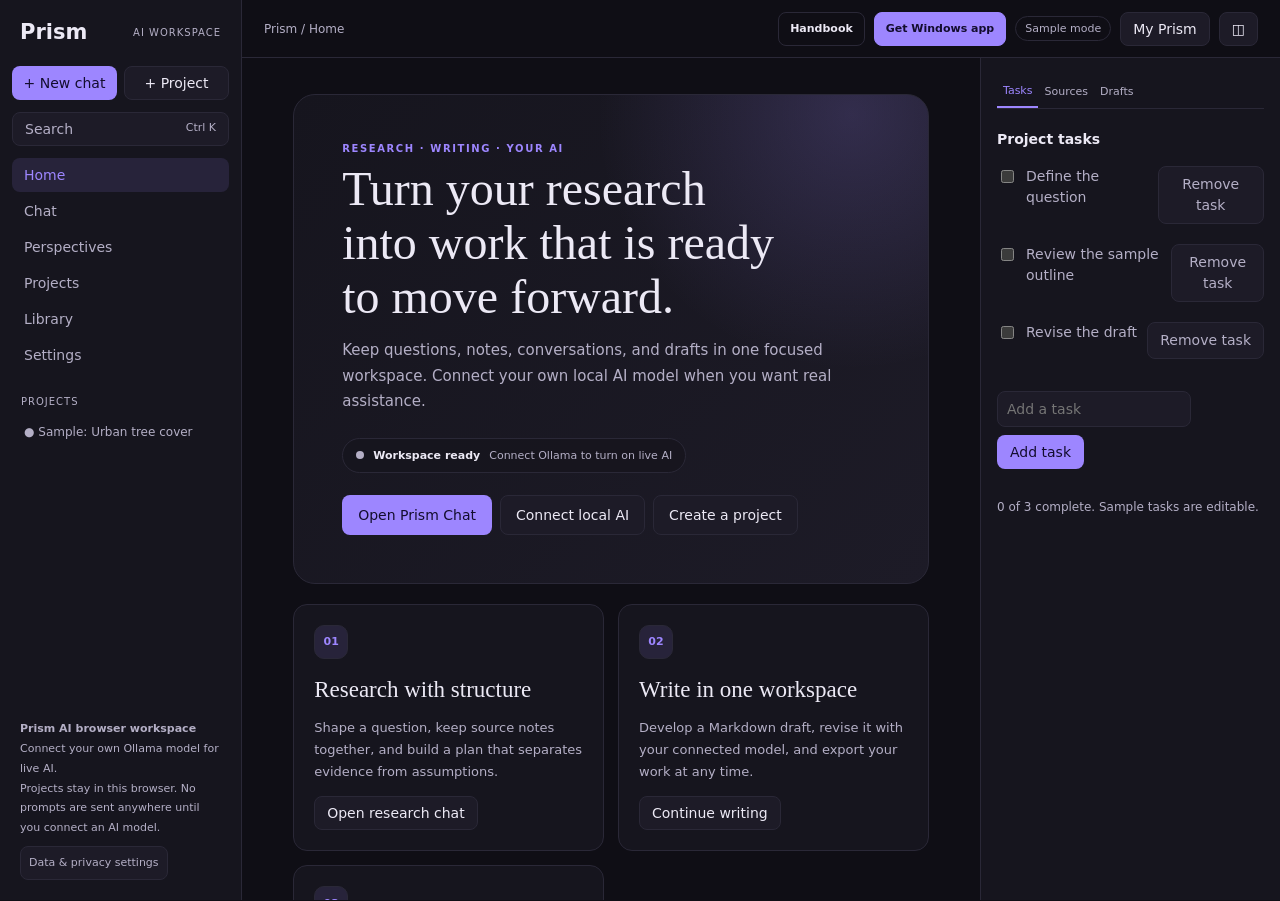
<file: index.html>
<!doctype html>
<html lang="en" data-theme="dark"><head><meta charset="utf-8"><meta name="viewport" content="width=device-width,initial-scale=1"><meta name="theme-color" content="#0f0e15"><meta name="description" content="Explore Prism AI in your browser. Organize research, draft in Markdown, and connect a local Ollama model for live AI chat."><link rel="canonical" href="https://prismai-labs.github.io/Prism-Ai/"><meta property="og:type" content="website"><meta property="og:site_name" content="Prism AI"><meta property="og:title" content="Prism AI: Research &amp; Writing Workspace"><meta property="og:description" content="Explore Prism AI in your browser. Organize research, draft in Markdown, and connect a local Ollama model for live AI chat."><meta property="og:url" content="https://prismai-labs.github.io/Prism-Ai/"><meta property="og:image" content="https://prismai-labs.github.io/Prism-Ai/prism-banner.png"><meta name="twitter:card" content="summary_large_image"><meta name="twitter:title" content="Prism AI: Research &amp; Writing Workspace"><meta name="twitter:description" content="Explore Prism AI in your browser. Organize research, draft in Markdown, and connect a local Ollama model for live AI chat."><meta name="twitter:image" content="https://prismai-labs.github.io/Prism-Ai/prism-banner.png"><title>Prism AI | Browser Research Workspace</title><style>
.download-link{display:inline-flex;align-items:center;justify-content:center;min-height:34px;padding:7px 11px;border:1px solid var(--accent);border-radius:8px;background:var(--accent);color:var(--ink);font-size:11px;font-weight:650;text-decoration:none;white-space:nowrap}
.download-link:hover{filter:brightness(1.08)}
.guide-link{display:inline-flex;align-items:center;justify-content:center;min-height:34px;padding:7px 11px;border:1px solid var(--border);border-radius:8px;background:transparent;color:var(--text);font-size:11px;font-weight:600;text-decoration:none;white-space:nowrap}
.guide-link:hover{border-color:var(--accent);color:var(--accent)}
@media(max-width:420px){.crumb{display:none}.top{gap:6px}.guide-link,.download-link{min-height:30px;padding:5px 7px;font-size:10px}}
@media(max-width:760px){.top .badge{display:none}}
</style>
<style>
:root{font:14px 'Segoe UI Variable Text','Segoe UI',system-ui,sans-serif;color-scheme:dark;--bg:#0f0e15;--surface:#16151e;--raised:#1d1b27;--border:#2a2837;--text:#ece9f5;--muted:#b4afc6;--accent:#9d86ff;--ink:#130d2e;--soft:#9d86ff20}[data-theme=light]{color-scheme:light;--bg:#f6f5f9;--surface:#fff;--raised:#f2f0f7;--border:#e4e1ec;--text:#18152a;--muted:#514c66;--accent:#5638d1;--ink:#fff;--soft:#efebff}*{box-sizing:border-box}body{margin:0;background:var(--bg);color:var(--text)}button,input,select,textarea{font:inherit;color:inherit}button{cursor:pointer;min-height:34px;border:1px solid var(--border);background:var(--raised);border-radius:8px;padding:7px 12px}button:hover{border-color:var(--accent)}button:disabled{opacity:.45;cursor:not-allowed}:focus-visible{outline:2px solid var(--accent);outline-offset:3px}[hidden]{display:none!important}.primary{background:var(--accent);color:var(--ink);border-color:transparent}.shell{height:100dvh;display:grid;grid-template-columns:242px minmax(0,1fr)}.sidebar{padding:20px 12px;display:flex;flex-direction:column;overflow:auto;background:var(--surface);border-right:1px solid var(--border)}.brand{display:flex;align-items:center;gap:10px;padding:0 8px 22px;font-size:21px;font-weight:700}.brand small{font-size:10px;color:var(--muted);font-weight:500;letter-spacing:.1em;margin-left:auto}.actions{display:flex;gap:7px}.actions button{flex:1;padding:7px}.search{margin:12px 0;text-align:left;color:var(--muted)}.search span{float:right;font-size:11px}nav{display:grid;gap:2px}nav button{border:0;background:none;color:var(--muted);text-align:left;display:flex;gap:12px;align-items:center}nav .active{background:var(--soft);color:var(--accent)}.icon{width:17px;height:17px;display:inline-block;flex:none}.label{margin:24px 9px 8px;color:var(--muted);font-size:10px;letter-spacing:.1em;text-transform:uppercase}.project-links{display:grid;gap:3px}.project-links button{border:0;background:none;text-align:left;overflow:hidden;text-overflow:ellipsis;white-space:nowrap;font-size:12px;color:var(--muted)}.foot{margin-top:auto;padding:24px 8px 0;color:var(--muted);font-size:11px;line-height:1.8}.main{display:flex;flex-direction:column;min-width:0;min-height:0}.top{min-height:58px;display:flex;align-items:center;gap:9px;border-bottom:1px solid var(--border);padding:10px 22px}.crumb{font-size:12px;color:var(--muted)}.grow{flex:1}.badge{font-size:11px;border:1px solid var(--border);padding:5px 9px;border-radius:24px;color:var(--muted);white-space:nowrap}.work{flex:1;display:flex;min-height:0}.center{flex:1;min-width:0;display:flex;flex-direction:column;min-height:0}.view{flex:1;min-height:0;overflow:auto;padding:36px clamp(20px,4vw,58px)}.page{max-width:940px;margin:auto}h1,h2{font-family:Georgia,serif;font-weight:400}h1{font-size:34px;line-height:1.25;margin:8px 0 12px}h2{font-size:23px;margin:0 0 14px}h3{font-size:14px;margin:0 0 9px}p{color:var(--muted);line-height:1.7}.eyebrow{color:var(--accent);font-size:10px;letter-spacing:.14em;text-transform:uppercase;margin-bottom:20px}.toolbar{display:flex;gap:8px;flex-wrap:wrap;margin:22px 0 28px}.grid{display:grid;grid-template-columns:repeat(auto-fit,minmax(220px,1fr));gap:14px;margin:20px 0 28px}.card{border:1px solid var(--border);border-radius:14px;background:var(--surface);padding:20px}.card p{font-size:13px}.notice{padding:12px 14px;border:1px solid var(--border);border-radius:10px;background:var(--raised);font-size:12px;color:var(--muted);line-height:1.65}.row{display:flex;align-items:center;gap:12px;border-top:1px solid var(--border);padding:15px 0}.row:first-child{border-top:0}.muted,.tiny{color:var(--muted)}.tiny{font-size:11px}.panel{width:300px;flex:none;background:var(--surface);border-left:1px solid var(--border);overflow:auto;padding:16px}.tabs{display:flex;border-bottom:1px solid var(--border);overflow:auto;margin-bottom:20px}.tabs button{font-size:11px;border:0;border-radius:0;background:none;padding:8px 6px;color:var(--muted)}.tabs .active{color:var(--accent);border-bottom:2px solid var(--accent)}.panel p{font-size:12px}.panel h3{margin-top:22px}.task{display:flex;align-items:flex-start;gap:9px;padding:10px 0;color:var(--muted);line-height:1.5}.task input{margin-top:4px;accent-color:var(--accent)}.composer-area{padding:12px clamp(18px,4vw,58px) 18px}.modes{display:flex;gap:3px;flex-wrap:wrap;margin-bottom:9px}.modes button{background:none;border:0;color:var(--muted);font-size:12px;min-height:28px;padding:5px 10px}.modes .active{background:var(--soft);color:var(--accent)}.composer{display:flex;gap:10px;padding:12px;border:1px solid var(--border);border-radius:14px;background:var(--surface)}.composer:focus-within{border-color:var(--accent)}textarea{font:inherit;background:var(--raised);color:var(--text);border:1px solid var(--border);border-radius:8px;padding:12px;line-height:1.65;resize:vertical;width:100%}.composer textarea{background:none;border:0;padding:2px;min-height:46px;max-height:160px;flex:1}.composer button{align-self:flex-end;font-size:20px}.composer-foot{display:flex;justify-content:space-between;gap:8px;flex-wrap:wrap;margin-top:8px;font-size:10px;color:var(--muted)}.composer-foot button{background:none;border:0;min-height:20px;font-size:10px;padding:0}.message{max-width:740px;margin:0 auto 26px;line-height:1.8;overflow-wrap:anywhere}.message .body{white-space:pre-wrap}.who{font-size:11px;font-weight:600;color:var(--accent);margin-bottom:8px}.message.user{padding:15px 18px;background:var(--raised);border:1px solid var(--border);border-radius:14px}.message.user .who{color:var(--muted)}.tools{margin-top:12px;display:flex;gap:6px}.tools button{min-height:25px;font-size:10px;padding:3px 8px;background:none;color:var(--muted)}input,select{background:var(--raised);border:1px solid var(--border);border-radius:8px;padding:9px}label.field{display:grid;gap:7px;margin:16px 0;color:var(--muted);font-size:12px}.editor{min-height:330px}.mobile,.panel-close{display:none}dialog{border:1px solid var(--border);background:var(--surface);color:var(--text);padding:24px;border-radius:16px;width:min(540px,calc(100% - 30px));max-height:85dvh;overflow:auto}dialog::backdrop{background:#05040cbb}.close{float:right}.dialog-copy{white-space:pre-wrap}.results{display:grid;gap:8px;margin-top:15px}.toast{position:fixed;bottom:24px;left:50%;transform:translateX(-50%);max-width:90vw;padding:12px 18px;border-radius:10px;background:var(--text);color:var(--bg);font-size:12px;z-index:80}.skip{position:fixed;top:-80px;left:12px;z-index:100;background:var(--accent);color:var(--ink);padding:12px}.skip:focus{top:12px}.danger{color:#ff9d9d}.task button{margin-left:auto}.status{margin-top:10px}
@media(max-width:1150px){.panel{display:none}.panel.open{display:block;position:fixed;right:0;top:58px;bottom:0;width:min(350px,100vw);z-index:30;box-shadow:-20px 0 70px #0007}.panel-close{display:block;margin-left:auto}}@media(min-width:1151px){.panel.collapsed{display:none}}@media(max-width:760px){.shell{grid-template-columns:1fr}.sidebar{display:none}.sidebar.open{display:flex;position:fixed;inset:0 auto 0 0;width:260px;z-index:40;box-shadow:20px 0 100px #0009}.mobile{display:inline-block}.top{padding:10px 12px}.optional{display:none}h1{font-size:29px}.view{padding:26px 20px}.grid{grid-template-columns:1fr}.composer-area{padding:12px}}@media(prefers-reduced-motion:reduce){*{scroll-behavior:auto!important}}
 .foot button{margin-top:8px;font-size:11px;padding:5px 8px}#privacyStatus{overflow-wrap:anywhere}
</style><link rel="stylesheet" href="demo.css"></head><body><a class="skip" href="#view">Skip to workspace</a><div class="shell"><aside class="sidebar" id="sidebar"><div class="brand">Prism<small>AI WORKSPACE</small><button class="mobile" data-action="menu" aria-label="Close navigation">×</button></div><div class="actions"><button class="primary" data-action="newchat">+ New chat</button><button data-action="newproject">+ Project</button></div><button class="search" data-action="search">Search<span>Ctrl K</span></button><nav id="nav" aria-label="Main navigation"></nav><div class="label">Projects</div><div id="projectLinks" class="project-links"></div><div class="foot"><strong>Prism AI browser workspace</strong><br>Connect your own Ollama model for live AI.<br><span id="privacyStatus">Your projects are saved in this browser.</span><br><button data-view="Settings">Data &amp; privacy settings</button></div></aside><main class="main"><header class="top"><button class="mobile" data-action="menu" aria-label="Open navigation">☰</button><span class="crumb">Prism / <span id="crumb">Home</span></span><span class="grow"></span><a class="guide-link" href="https://github.com/prismai-labs/Prism-Ai/blob/Main/docs/README.md" target="_blank" rel="noopener noreferrer" aria-label="Open the Prism AI handbook">Handbook</a><a class="download-link" href="https://github.com/prismai-labs/Prism-Ai/releases/latest" target="_blank" rel="noopener noreferrer" aria-label="Download the Prism AI Windows app from GitHub Releases">Get Windows app</a><span class="badge" id="connectionBadge">Sample mode</span><button class="optional" data-view="My Prism">My Prism</button><button data-action="panel" aria-label="Toggle project panel">◫</button></header><div class="work"><div class="center"><section id="view" class="view" tabindex="-1" aria-label="Workspace"></section><section id="composerArea" class="composer-area" hidden aria-label="Message composer"><div class="modes" id="modes"></div><form id="composer" class="composer"><textarea id="input" rows="2" placeholder="Message Prism about your research or draft..." aria-label="Message to Prism"></textarea><button class="primary" type="submit" aria-label="Send message">↑</button></form><div class="composer-foot"><button data-action="privacy">What will be sent?</button><span id="composerStatus">Sample mode · connect Ollama in Settings for live AI</span><button id="cancelAI" data-action="cancelAI" hidden>Stop response</button></div></section></div><aside class="panel" id="panel" aria-label="Project panel"><button class="panel-close" data-action="panel" aria-label="Close project panel">×</button><div class="tabs" id="tabs"></div><div id="panelBody"></div></aside></div></main></div><dialog id="dialog" aria-labelledby="dialogTitle"><button class="close" data-action="close" aria-label="Close dialog">×</button><h2 id="dialogTitle"></h2><div id="dialogBody"></div></dialog><input id="jsonFile" type="file" accept="application/json,.json" hidden><div class="toast" role="status" id="toast" hidden></div><div id="announce" role="status" style="position:absolute;width:1px;height:1px;overflow:hidden;clip-path:inset(50%)"></div><script src="demo.js" defer></script></body></html>
</file>
<file: demo.css>
body {
  overflow: hidden;
}

.page > p {
  text-wrap: pretty;
}

.button-link {
  display: inline-flex;
  align-items: center;
  min-height: 34px;
  border: 1px solid var(--border);
  border-radius: 8px;
  padding: 7px 12px;
  color: var(--text);
  background: var(--raised);
  text-decoration: none;
}

.button-link:hover {
  border-color: var(--accent);
}

@media (min-width: 761px) {
  .page > h1 {
    max-width: 22ch;
    text-wrap: balance;
  }

  .page > p {
    max-width: 68ch;
  }
}

@media (max-width: 760px) {
  .top {
    display: grid;
    grid-template-columns: 38px minmax(0, 1fr) 38px;
    gap: 8px;
    padding: 10px 12px;
  }

  .top .grow,
  .top .badge {
    display: none;
  }

  .crumb {
    min-width: 0;
    overflow: hidden;
    text-overflow: ellipsis;
    white-space: nowrap;
  }

  .view {
    padding: 24px 18px;
  }

  h1 {
    font-size: clamp(26px, 7vw, 32px);
    line-height: 1.16;
    text-wrap: pretty;
  }
}

#privacyStatus,
#settingsPrivacyStatus {
  overflow-wrap: anywhere;
}

.perspective-option {
  display: flex;
  align-items: flex-start;
  gap: 12px;
  cursor: pointer;
}

.perspective-option:focus-within {
  border-color: var(--accent);
}

.perspective-option input[type="checkbox"] {
  width: 16px;
  height: 16px;
  flex: none;
  margin: 4px 0 0;
  padding: 0;
  accent-color: var(--accent);
}

.perspective-option > span {
  display: grid;
  gap: 7px;
}

.perspective-option strong {
  color: var(--text);
}

.perspective-output {
  margin-top: 22px;
}

.perspective-output ul {
  padding-left: 20px;
  color: var(--muted);
  line-height: 1.7;
}

.perspective-output li + li {
  margin-top: 6px;
}

.home-hero {
  position: relative;
  overflow: hidden;
  border: 1px solid var(--border);
  border-radius: 22px;
  padding: clamp(24px, 4vw, 48px);
  background:
    radial-gradient(circle at 88% 4%, color-mix(in srgb, var(--accent) 19%, transparent), transparent 35%),
    linear-gradient(135deg, var(--surface), var(--raised));
}

.home-hero h1 {
  max-width: 18ch;
  font-size: clamp(32px, 4vw, 48px);
  line-height: 1.12;
  margin: 8px 0 14px;
  text-wrap: balance;
}

.home-hero > p {
  max-width: 62ch;
  font-size: 15px;
}

.hero-kicker {
  color: var(--accent);
  font-size: 10px;
  font-weight: 700;
  letter-spacing: .16em;
  text-transform: uppercase;
}

.hero-status {
  display: flex;
  align-items: center;
  flex-wrap: wrap;
  gap: 9px;
  width: fit-content;
  margin-top: 23px;
  padding: 10px 13px;
  border: 1px solid var(--border);
  border-radius: 999px;
  background: color-mix(in srgb, var(--surface) 82%, transparent);
  font-size: 11px;
}

.hero-status > span:last-child {
  color: var(--muted);
}

.status-dot {
  width: 8px;
  height: 8px;
  border-radius: 50%;
  background: var(--muted);
}

.status-dot.live {
  background: #42c98c;
  box-shadow: 0 0 0 4px #42c98c22;
}

.home-hero .toolbar {
  margin-bottom: 0;
}

.home-hero .toolbar button {
  min-height: 40px;
  padding-inline: 15px;
}

.home-lower {
  margin-top: 14px;
}

.card-icon {
  display: grid;
  place-items: center;
  width: 34px;
  height: 34px;
  margin-bottom: 18px;
  border: 1px solid var(--border);
  border-radius: 10px;
  color: var(--accent);
  background: var(--soft);
  font-size: 11px;
  font-weight: 700;
}

.ai-connect-card {
  border-color: color-mix(in srgb, var(--accent) 42%, var(--border));
  background: linear-gradient(145deg, var(--surface), var(--raised));
}

.ai-card-top {
  display: flex;
  align-items: flex-start;
  justify-content: space-between;
  gap: 12px;
}

.ai-card-top h2 {
  margin: 8px 0 0;
}

.status-chip {
  flex: none;
  border: 1px solid var(--border);
  border-radius: 999px;
  padding: 5px 9px;
  color: var(--muted);
  font-size: 10px;
}

.status-chip.connected {
  color: #42c98c;
  border-color: #42c98c66;
  background: #42c98c12;
}

.status-chip.error {
  color: #e4a26a;
  border-color: #e4a26a66;
}

.connection-note {
  padding: 11px 13px;
  border: 1px solid var(--border);
  border-radius: 10px;
  background: var(--surface);
  font-size: 12px;
  line-height: 1.6;
}

.connection-note.connected {
  border-color: #42c98c66;
}

.connection-note.error {
  border-color: #e4a26a66;
}

.setup-details {
  margin-top: 18px;
  border-top: 1px solid var(--border);
  padding-top: 14px;
  color: var(--muted);
  font-size: 12px;
  line-height: 1.7;
}

.setup-details summary {
  color: var(--text);
  cursor: pointer;
  font-weight: 650;
}

.setup-details ol {
  padding-left: 20px;
}

.setup-details li + li {
  margin-top: 8px;
}

.setup-details code {
  padding: 2px 5px;
  border-radius: 5px;
  background: var(--soft);
  color: var(--text);
  overflow-wrap: anywhere;
}

.settings-data-card {
  margin-top: 14px;
}

.composer-foot #cancelAI {
  color: var(--accent);
}

.message .body {
  overflow-wrap: anywhere;
}

.message[data-message-index]:last-child:not(.user) .body {
  white-space: pre-wrap;
}

@media (max-width: 760px) {
  .home-hero {
    border-radius: 16px;
    padding: 24px 19px;
  }

  .home-hero h1 {
    font-size: clamp(29px, 8vw, 38px);
  }

  .hero-status {
    border-radius: 12px;
  }

  .ai-card-top {
    align-items: flex-start;
  }
}
</file>
